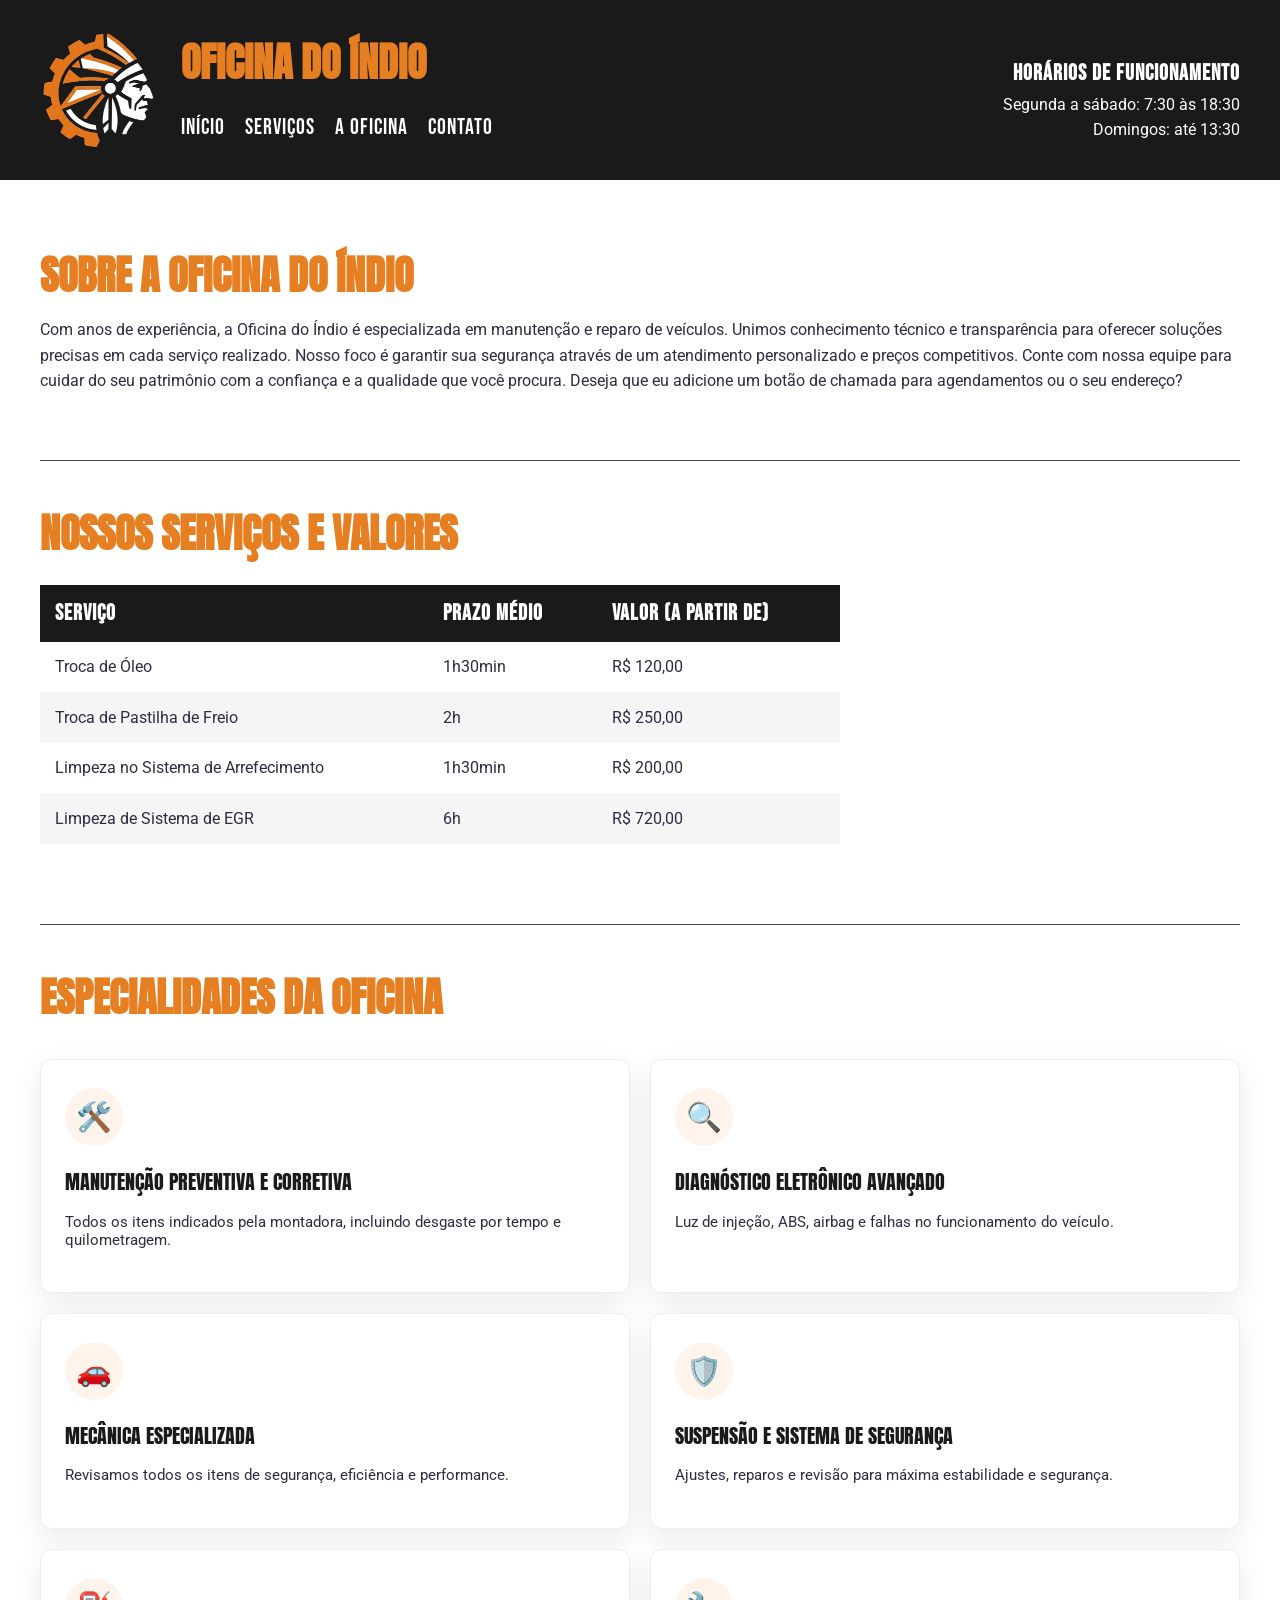
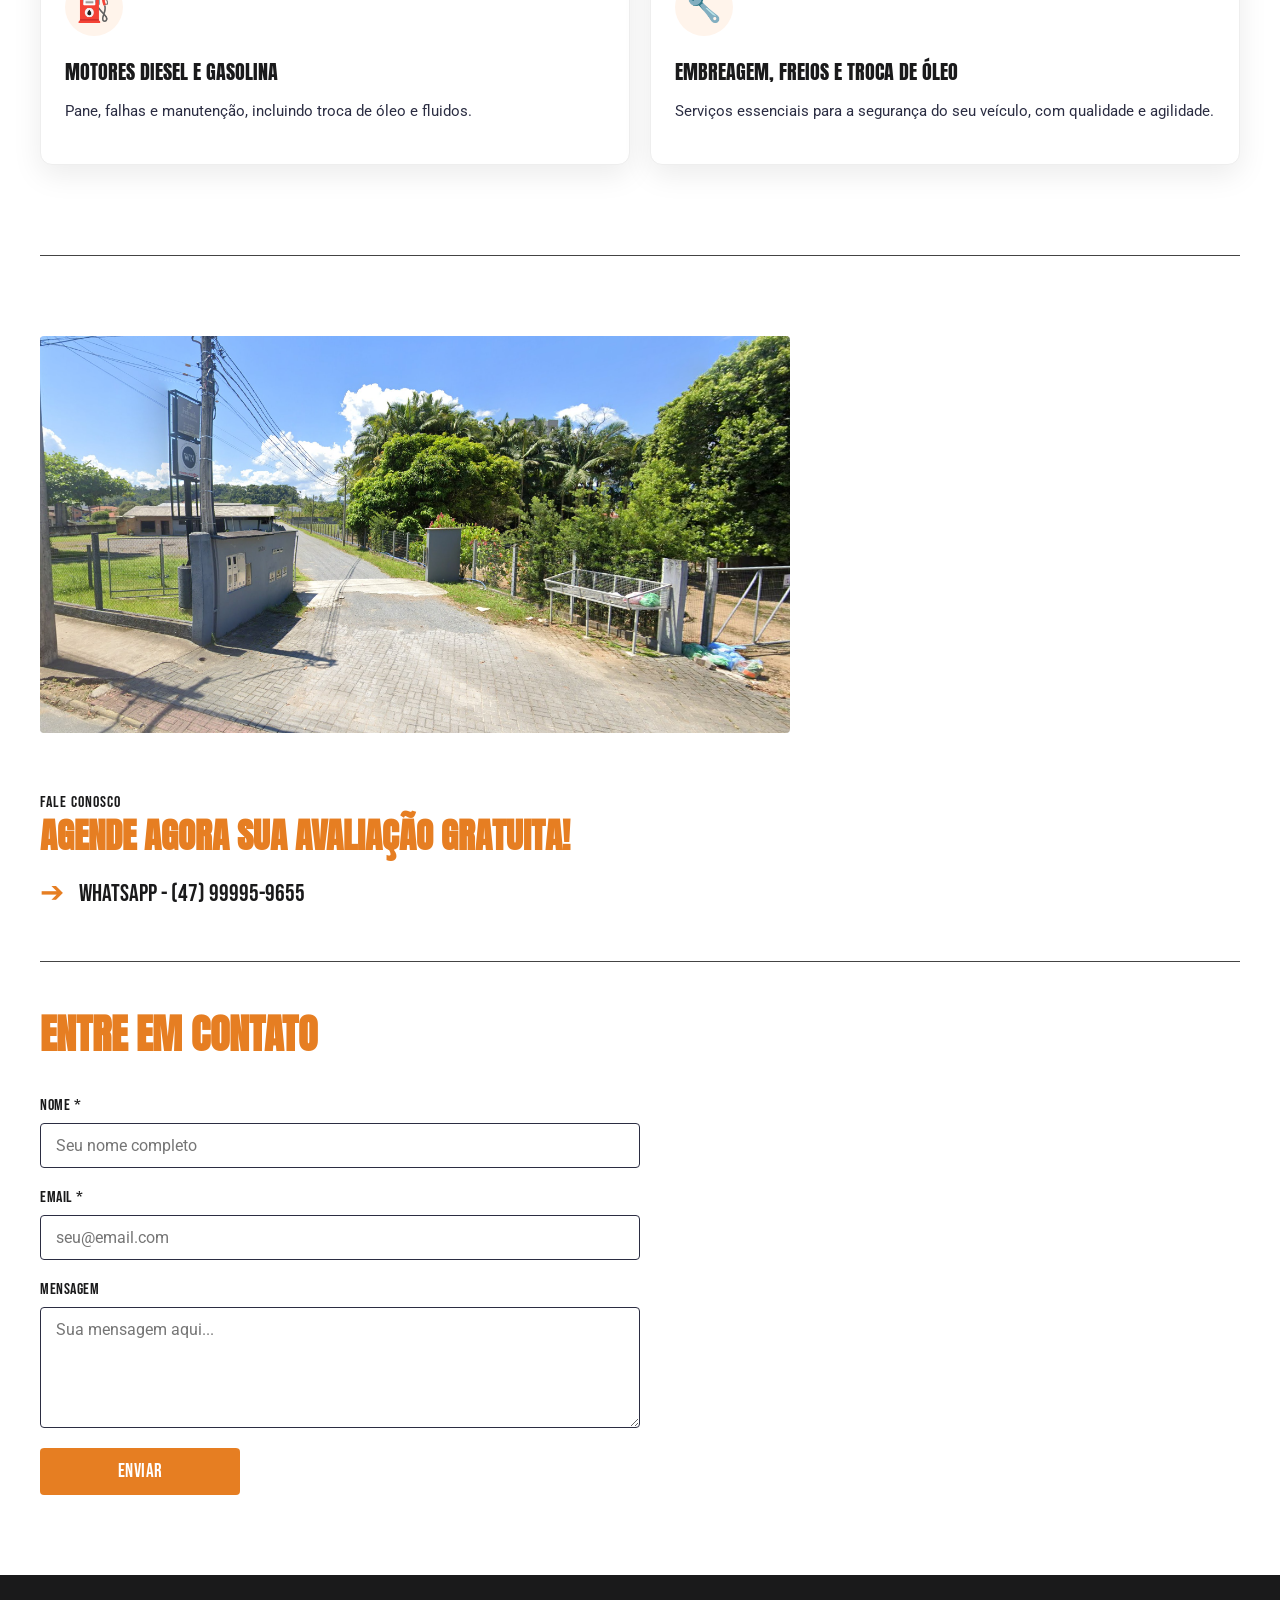
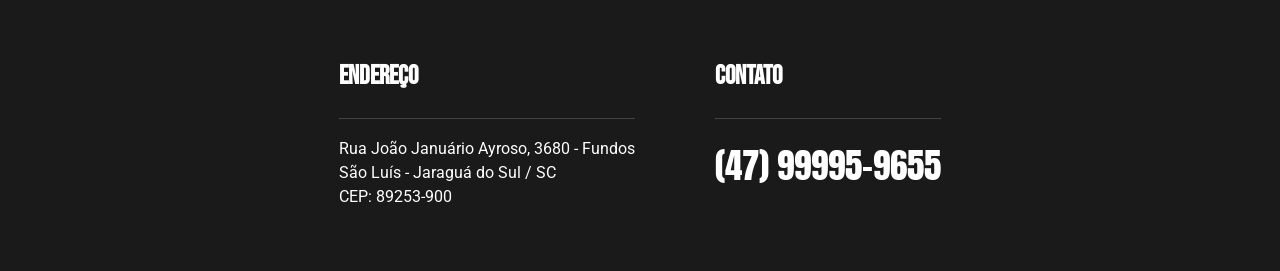
<file: index.html>
<!doctype html>
<html lang="pt-br">
  <head>
    <meta charset="UTF-8" />
    <meta name="viewport" content="width=device-width, initial-scale=1.0" />
    <title>Centro Automotivo - Tabela de Serviços</title>
    <link
      href="https://fonts.googleapis.com/css2?family=Anton&family=Bebas+Neue&family=Roboto:wght@400&display=swap"
      rel="stylesheet"
    />
    <link rel="stylesheet" href="style.css" />
  </head>
  <body>
    <header class="cabecalho-principal">
      <div class="logo-site">
        <img src="assets/indio2.png" alt="Logo Oficina do Índio" />
      </div>
      <div class="conteudo-header">
        <h1 class="titulo">Oficina do Índio</h1>
        <nav>
          <ul
            class="subtitulo"
            style="
              list-style: none;
              display: flex;
              gap: 20px;
              padding: 0;
              margin: 0;
            "
          >
            <li>
              <a href="#sobre">Início</a>
            </li>
            <li>
              <a href="#tabela-precos">Serviços</a>
            </li>
            <li>
              <a
                href="https://www.google.com/maps/place/Felmak+Ind%C3%BAstria+e+Com%C3%A9rcio+de+M%C3%A1quinas/@-26.5097219,-49.1143151,3a,72.2y,346.42h,93.83t/data=!3m7!1e1!3m5!1s7PEscb634aIhVpwPWWst5g!2e0!6shttps:%2F%2Fstreetviewpixels-pa.googleapis.com%2Fv1%2Fthumbnail%3Fcb_client%3Dmaps_sv.tactile%26w%3D900%26h%3D600%26pitch%3D-3.8315951466737204%26panoid%3D7PEscb634aIhVpwPWWst5g%26yaw%3D346.4233064825721!7i16384!8i8192!4m6!3m5!1s0x94de959bc41b683d:0xf717cbf7c8d85d97!8m2!3d-26.509645!4d-49.114308!16s%2Fg%2F11fd4t3gtv?entry=ttu&g_ep=EgoyMDI2MDQxMi4wIKXMDSoASAFQAw%3D%3D"
                target="_blank"
                rel="noopener noreferrer"
                >A Oficina</a
              >
            </li>
            <li>
              <a href="#sessao-contato">Contato</a>
            </li>
          </ul>
        </nav>
      </div>
      <div class="horarios-container">
        <h3 class="subtitulo">Horários de Funcionamento</h3>
        <p class="texto-corpo horarios">
          Segunda a sábado: 7:30 às 18:30<br />
          Domingos: até 13:30
        </p>
      </div>
    </header>

    <main>
      <section id="sobre">
        <h2 class="titulo">Sobre a Oficina do Índio</h2>
        <p class="texto-corpo">
            Com anos de experiência, a Oficina do Índio é especializada em manutenção e reparo de veículos. Unimos conhecimento técnico e transparência para oferecer soluções precisas em cada serviço realizado.
            Nosso foco é garantir sua segurança através de um atendimento personalizado e preços competitivos. Conte com nossa equipe para cuidar do seu patrimônio com a confiança e a qualidade que você procura.
            Deseja que eu adicione um botão de chamada para agendamentos ou o seu endereço?
        </p>
      </section>

      <section id="tabela-precos">
        <h2 class="titulo">Nossos Serviços e Valores</h2>
        <table>
          <thead>
            <tr class="subtitulo">
              <th>Serviço</th>
              <th>Prazo Médio</th>
              <th>Valor (A partir de)</th>
            </tr>
          </thead>
          <tbody class="texto-corpo">
            <tr>
              <td>Troca de Óleo</td>
              <td>1h30min</td>
              <td>R$ 120,00</td>
            </tr>
            <tr>
              <td>Troca de Pastilha de Freio</td>
              <td>2h</td>
              <td>R$ 250,00</td>
            </tr>
            <tr>
              <td>Limpeza no Sistema de Arrefecimento</td>
              <td>1h30min</td>
              <td>R$ 200,00</td>
            </tr>
            <tr>
              <td>Limpeza de Sistema de EGR</td>
              <td>6h</td>
              <td>R$ 720,00</td>
            </tr>
          </tbody>
        </table>
      </section>

      <section id="servicos-cards">
        <h2 class="titulo">Especialidades da Oficina</h2>
        <div class="cards-servicos">
          <article class="card-servico">
            <div class="card-icone">🛠️</div>
            <h3>Manutenção Preventiva e Corretiva</h3>
            <p>
              Todos os itens indicados pela montadora, incluindo desgaste por
              tempo e quilometragem.
            </p>
          </article>
          <article class="card-servico">
            <div class="card-icone">🔍</div>
            <h3>Diagnóstico Eletrônico Avançado</h3>
            <p>
              Luz de injeção, ABS, airbag e falhas no funcionamento do veículo.
            </p>
          </article>
          <article class="card-servico">
            <div class="card-icone">🚗</div>
            <h3>Mecânica Especializada</h3>
            <p>
              Revisamos todos os itens de segurança, eficiência e performance.
            </p>
          </article>
          <article class="card-servico">
            <div class="card-icone">🛡️</div>
            <h3>Suspensão e Sistema de Segurança</h3>
            <p>
              Ajustes, reparos e revisão para máxima estabilidade e segurança.
            </p>
          </article>
          <article class="card-servico">
            <div class="card-icone">⛽</div>
            <h3>Motores Diesel e Gasolina</h3>
            <p>Pane, falhas e manutenção, incluindo troca de óleo e fluidos.</p>
          </article>
          <article class="card-servico">
            <div class="card-icone">🔧</div>
            <h3>Embreagem, Freios e Troca de Óleo</h3>
            <p>
              Serviços essenciais para a segurança do seu veículo, com qualidade
              e agilidade.
            </p>
          </article>
        </div>
      </section>

      <section id="sessao-contato" class="container-agendamento">
        <div class="bloco-imagem">
          <img
            src="assets/Imagem Exterior Oficina.png"
            alt="Oficina do Índio"
            height="350"
            width="600"
          />
        </div>
        <div class="bloco-texto">
          <p class="subtitulo" style="font-size: 1rem; margin-bottom: 5px">
            Fale Conosco
          </p>
          <h2 class="titulo" style="font-size: 2.2rem; margin-top: 0">
            Agende agora sua avaliação gratuita!
          </h2>
          <a
            href="https://wa.me/5547999959655"
            target="_blank"
            class="botao-zap"
          >
            <span class="seta">➔</span> WHATSAPP - (47) 99995-9655
          </a>
        </div>
      </section>

      <section id="contato-form">
        <h2 class="titulo">Entre em Contato</h2>
        <form
          action="https://formspree.io/f/mqeweqrk"
          method="POST"
          class="formulario"
        >
          <div class="grupo-formulario">
            <label for="nome" class="rotulo">Nome *</label>
            <input
              type="text"
              id="nome"
              name="nome"
              required
              placeholder="Seu nome completo"
            />
          </div>
          <div class="grupo-formulario">
            <label for="email" class="rotulo">Email *</label>
            <input
              type="email"
              id="email"
              name="email"
              required
              placeholder="seu@email.com"
            />
          </div>
          <div class="grupo-formulario">
            <label for="mensagem" class="rotulo">Mensagem</label>
            <textarea
              id="mensagem"
              name="mensagem"
              placeholder="Sua mensagem aqui..."
              rows="5"
            ></textarea>
          </div>
          <button type="submit" class="botao-enviar">Enviar</button>
        </form>
      </section>
    </main>

    <footer class="rodape-container">
      <div class="coluna-footer">
        <h3 class="subtitulo-footer">Endereço</h3>
        <div class="linha-divisora"></div>
        <div class="texto-corpo-footer">
          <p>Rua João Januário Ayroso, 3680 - Fundos</p>
          <p>São Luís - Jaraguá do Sul / SC</p>
          <p>CEP: 89253-900</p>
        </div>
      </div>

      <div class="coluna-footer">
        <h3 class="subtitulo-footer">Contato</h3>
        <div class="linha-divisora"></div>
        <div class="zap-destaque">(47) 99995-9655</div>
      </div>
    </footer>
  </body>
</html>
</file>
<file: style.css>
:root {
  --laranja-industrial: #e67e22;
  --preto-graxa: #1a1a1b;
  --cinza-metal: #2b2d42;
  --cinza-fundo: #f5f5f5;
}

html {
  scroll-behavior: smooth;
  overflow-x: hidden;
}

body {
  margin: 0;
  padding: 0;
  background-color: #ffffff;
  overflow-x: hidden;
  padding-top: 180px;
}

main {
  padding: 40px;
}

.cabecalho-principal {
  background-color: var(--preto-graxa);
  width: 100%;           
  position: fixed;       
  top: 0;                
  left: 0;               
  z-index: 1000;         
  padding: 20px 40px;    
  display: flex;
  align-items: center;
  gap: 25px;
  box-sizing: border-box;
}   

.logo-site img {
  height: 140px;
  width: auto;
  display: block;
}

.conteudo-header .titulo {
  margin: 0;
  color: var(--laranja-industrial);
  font-family: "Anton", sans-serif;
  text-transform: uppercase;
  font-size: 2.5rem;
  line-height: 1.1;
}

.conteudo-header nav {
  margin-top: 30px;
}

.cabecalho-principal nav a {
  color: #ffffff !important;
  text-decoration: none;
  font-family: "Bebas Neue", sans-serif;
  font-size: 1.4rem;
  letter-spacing: 1px;
  text-transform: uppercase;
}

.cabecalho-principal nav a:hover {
  color: var(--laranja-industrial) !important;
}

.horarios-container {
  margin-left: auto;
  text-align: right;
}

.horarios-container .subtitulo {
  color: #ffffff !important;
  margin-bottom: 5px;
}

.horarios-container .horarios {
  color: #ffffff !important;
  margin: 0;
}

.titulo {
  font-family: "Anton", sans-serif;
  text-transform: uppercase;
  font-size: 2.5rem;
  line-height: 1.1;
  color: var(--laranja-industrial);
  margin-bottom: 20px;
  display: block;
}

.subtitulo {
  font-family: "Bebas Neue", sans-serif;
  color: var(--preto-graxa);
  text-transform: uppercase;
  font-size: 1.4rem;
  letter-spacing: 1px;
}

.texto-corpo {
  font-family: "Roboto", sans-serif;
  font-size: 1rem;
  color: var(--cinza-metal);
  line-height: 1.6;
}

table {
  border-collapse: collapse;
  width: 100%;
  max-width: 800px;
  margin: 30px 0;
}

thead tr.subtitulo {
  background-color: var(--preto-graxa);
}

th {
  color: #ffffff;
  text-align: left;
  padding: 15px;
  font-family: "Bebas Neue", sans-serif;
}

tbody td {
  padding: 12px 15px;
  border-bottom: 1px solid var(--cinza-fundo);
  font-family: "Roboto", sans-serif;
  color: var(--cinza-metal);
}

tbody tr:nth-child(even) {
  background-color: var(--cinza-fundo);
}

.cards-servicos {
  display: grid;
  gap: 20px;
  grid-template-columns: repeat(2, minmax(0, 1fr));
  margin: 40px 0;
}

@media (max-width: 768px) {
  .cards-servicos { grid-template-columns: 1fr; }
}

.card-servico {
  background: #ffffff;
  border-radius: 12px;
  padding: 28px 24px;
  box-shadow: 0 10px 30px rgba(0, 0, 0, 0.08);
  transition: transform 0.25s ease, box-shadow 0.25s ease;
  border: 1px solid #eee;
}

.card-servico:hover {
  transform: translateY(-6px);
  box-shadow: 0 16px 36px rgba(0, 0, 0, 0.12);
}

.card-icone {
  width: 58px;
  height: 58px;
  border-radius: 50%;
  background: #fff4eb;
  display: flex;
  align-items: center;
  justify-content: center;
  font-size: 1.8rem;
  margin-bottom: 18px;
  color: var(--laranja-industrial);
}

.card-servico h3 {
  font-family: "Anton", sans-serif;
  font-size: 1.25rem;
  font-weight: 400;
  margin-bottom: 12px;
  color: var(--preto-graxa);
  text-transform: uppercase;
}

.card-servico p {
  font-family: "Roboto", sans-serif;
  color: var(--cinza-metal);
  font-size: 0.96rem;
}

.container-agendamento {
  display: flex;
  align-items: flex-start;
  gap: 40px;
  margin: 80px 0;
  flex-wrap: wrap;
}

.bloco-imagem img {
  width: 100%;
  max-width: 750px;
  height: auto;
  border-radius: 4px;
}

.botao-zap {
  display: inline-flex;
  align-items: center;
  text-decoration: none;
  font-family: "Bebas Neue", sans-serif;
  color: var(--preto-graxa);
  font-size: 1.5rem;
  transition: transform 0.2s;
}

.botao-zap:hover { transform: translateX(10px); }

.botao-zap .seta {
  color: var(--laranja-industrial);
  margin-right: 15px;
  font-size: 1.8rem;
}

.formulario {
  display: flex;
  flex-direction: column;
  gap: 20px;
  max-width: 600px;
  margin: 40px 0;
}

.grupo-formulario {
  display: flex;
  flex-direction: column;
  gap: 8px;
}

.rotulo {
  font-family: "Bebas Neue", sans-serif;
  font-size: 1rem;
  color: var(--preto-graxa);
  text-transform: uppercase;
  letter-spacing: 0.5px;
}

.formulario input, .formulario textarea {
  padding: 12px 15px;
  border: 1px solid var(--cinza-metal);
  border-radius: 4px;
  font-family: "Roboto", sans-serif;
  font-size: 1rem;
  color: var(--cinza-metal);
  resize: vertical;
}

.formulario input:focus, .formulario textarea:focus {
  outline: none;
  border-color: var(--laranja-industrial);
  box-shadow: 0 0 5px rgba(230, 126, 34, 0.3);
}

.botao-enviar {
  padding: 12px 30px;
  background-color: var(--laranja-industrial);
  color: #ffffff;
  border: none;
  border-radius: 4px;
  font-family: "Bebas Neue", sans-serif;
  font-size: 1.2rem;
  text-transform: uppercase;
  letter-spacing: 0.5px;
  cursor: pointer;
  transition: background-color 0.3s, transform 0.2s;
  max-width: 200px;
}

.botao-enviar:hover {
  background-color: #d46a1a;
  transform: translateY(-2px);
}

#sobre, #tabela-precos, #servicos-cards, .container-agendamento {
  border-bottom: 1px solid #444;
  padding-bottom: 50px;
  margin-bottom: 50px;
}

.rodape-container {
  background-color: var(--preto-graxa);
  width: 100vw;
  position: relative;
  left: 50%;
  right: 50%;
  margin-left: -50vw;
  margin-right: -50vw;
  padding: 60px 0;
  display: flex;
  justify-content: center;
  gap: 80px;
  flex-wrap: wrap;
}

.subtitulo-footer {
  font-family: "Bebas Neue", sans-serif;
  color: #ffffff;
  font-size: 1.6rem;
  text-transform: uppercase;
}

.linha-divisora {
  width: 100%;
  height: 1px;
  background-color: #444;
  margin-bottom: 20px;
}

.texto-corpo-footer p {
  color: #ffffff !important;
  margin: 5px 0;
  font-family: "Roboto", sans-serif;
}

.zap-destaque {
  font-family: "Anton", sans-serif;
  color: #ffffff;
  font-size: 2.2rem;
}
</file>
